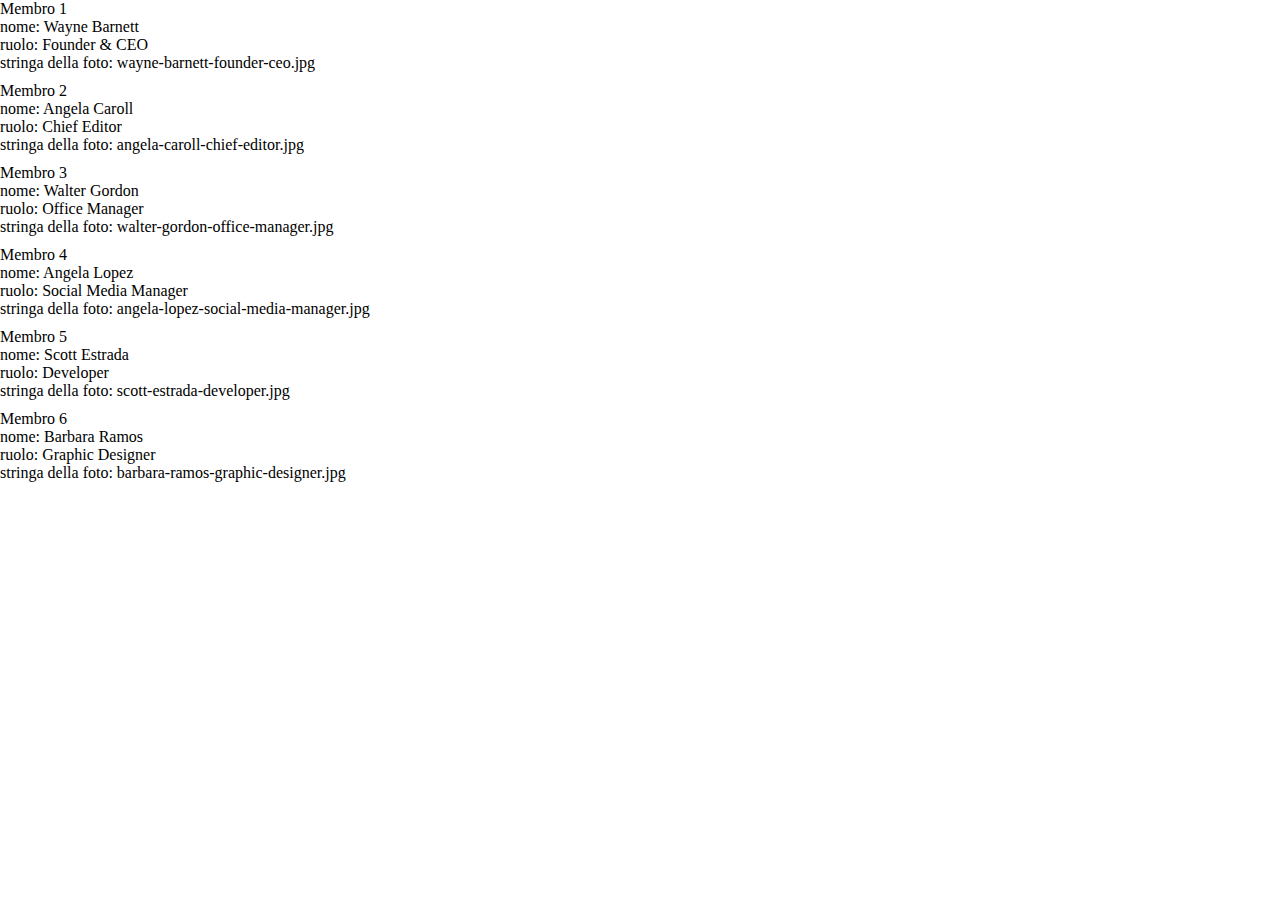
<file: index.html>
<!DOCTYPE html>
<html lang="en">
<head>
    <meta charset="UTF-8">
    <meta http-equiv="X-UA-Compatible" content="IE=edge">
    <meta name="viewport" content="width=device-width, initial-scale=1.0">
    <title>Our Team</title>
    <!-- Style -->
    <link rel="stylesheet" href="css/style.css">
</head>
<body>
    <main>
        <div id="container"></div>
    </main>
    <script src="js/main.js"></script>
</body>
</html>
</file>
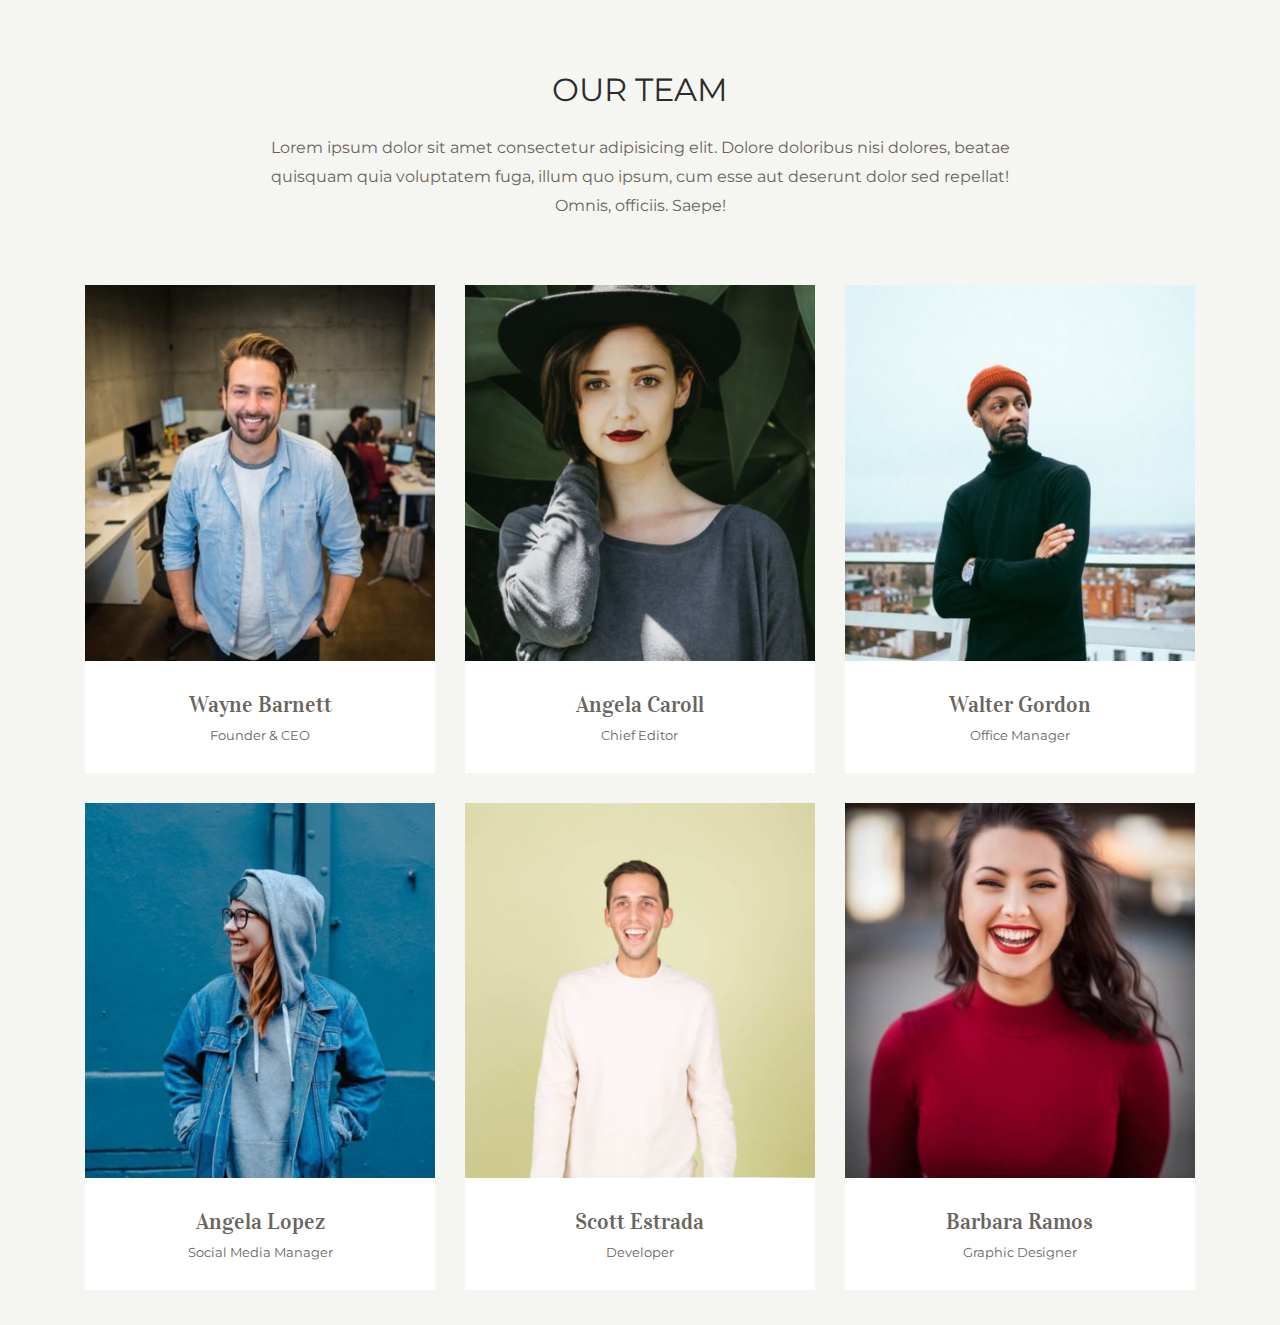
<file: esercizio-bonus/index.html>
<!DOCTYPE html>
<html lang="en">
<head>
    <meta charset="UTF-8">
    <meta http-equiv="X-UA-Compatible" content="IE=edge">
    <meta name="viewport" content="width=device-width, initial-scale=1.0">

    <!-- Font -->
    <link rel="preconnect" href="https://fonts.googleapis.com">
    <link rel="preconnect" href="https://fonts.gstatic.com" crossorigin>
    <link href="https://fonts.googleapis.com/css2?family=Montserrat:wght@400;700&family=Vidaloka&display=swap" rel="stylesheet">

    <title>Our Team Bonus</title>
    <!-- Style -->
    <link rel="stylesheet" href="css/style.css">
</head>
<body>

    <!-- Main -->
    <main>
        <!-- Heading -->
        <div class="heading">
            <h1>Our Team</h1>
            <p>Lorem ipsum dolor sit amet consectetur adipisicing elit. Dolore doloribus nisi dolores, beatae quisquam quia voluptatem fuga, illum quo ipsum, cum esse aut deserunt dolor sed repellat! Omnis, officiis. Saepe!</p>
        </div>

        <!-- Container -->
        <div class="container" id="container"></div>
    </main>
    <!-- /Main -->

    <script src="js/main.js"></script>
</body>
</html>
</file>
<file: css/style.css>
/*
--------
RESET
--------
*/

* {
    margin: 0;
    padding: 0;
    box-sizing: border-box;
}

ul {
    margin-bottom: .625rem;
}
</file>
<file: esercizio-bonus/css/style.css>
/*
--------
RESET
--------
*/

* {
    margin: 0;
    padding: 0;
    box-sizing: border-box;
}

/*
--------
TYPO
--------
*/

body {
    text-align: center;
    font-family: 'Montserrat', sans-serif;
    color: #6a645d;   
}

main .heading h1 {
    text-transform: uppercase;
    color: #2c2c2c;
    font-weight: 400;
}

main .heading p {
    line-height: 1.8em;
}

main .container .box .name {
    font-size: 1.4em;
    font-family: 'Vidaloka', serif;
}

main .container .box .role {
    font-size: 0.8em;
}

/*
--------
COMMON
--------
*/

body {
    background-color: #f5f5f1;
    height: 100vh;
}

/*
--------
MAIN
--------
*/

main {
    padding: 4.375rem 0 2.1875rem;
}

/* Heading */

main .heading {
    max-width: 48rem;
}

main .heading h1 {
    margin-bottom: 1.5625rem;
}

main .heading,
main .container {
    margin: 0 auto;
}

/* Container */

main .container {
    max-width: 71.25rem;
    padding-top: 4.0625rem;
    display: flex;
    flex-wrap: wrap;
    justify-content: center;
    align-content: start;
    gap: 1.875rem;
}

main .container .box {
    width: calc(100% / 3 - 1.875rem);
    background-color: #fff;
    padding-bottom: 1.875rem;
}

main .container .box img {
    width: 100%;
    margin-bottom: 1.5625rem;
}

main .container .box .name {
    width: 100%;
    margin-bottom: .625rem;
}
</file>
